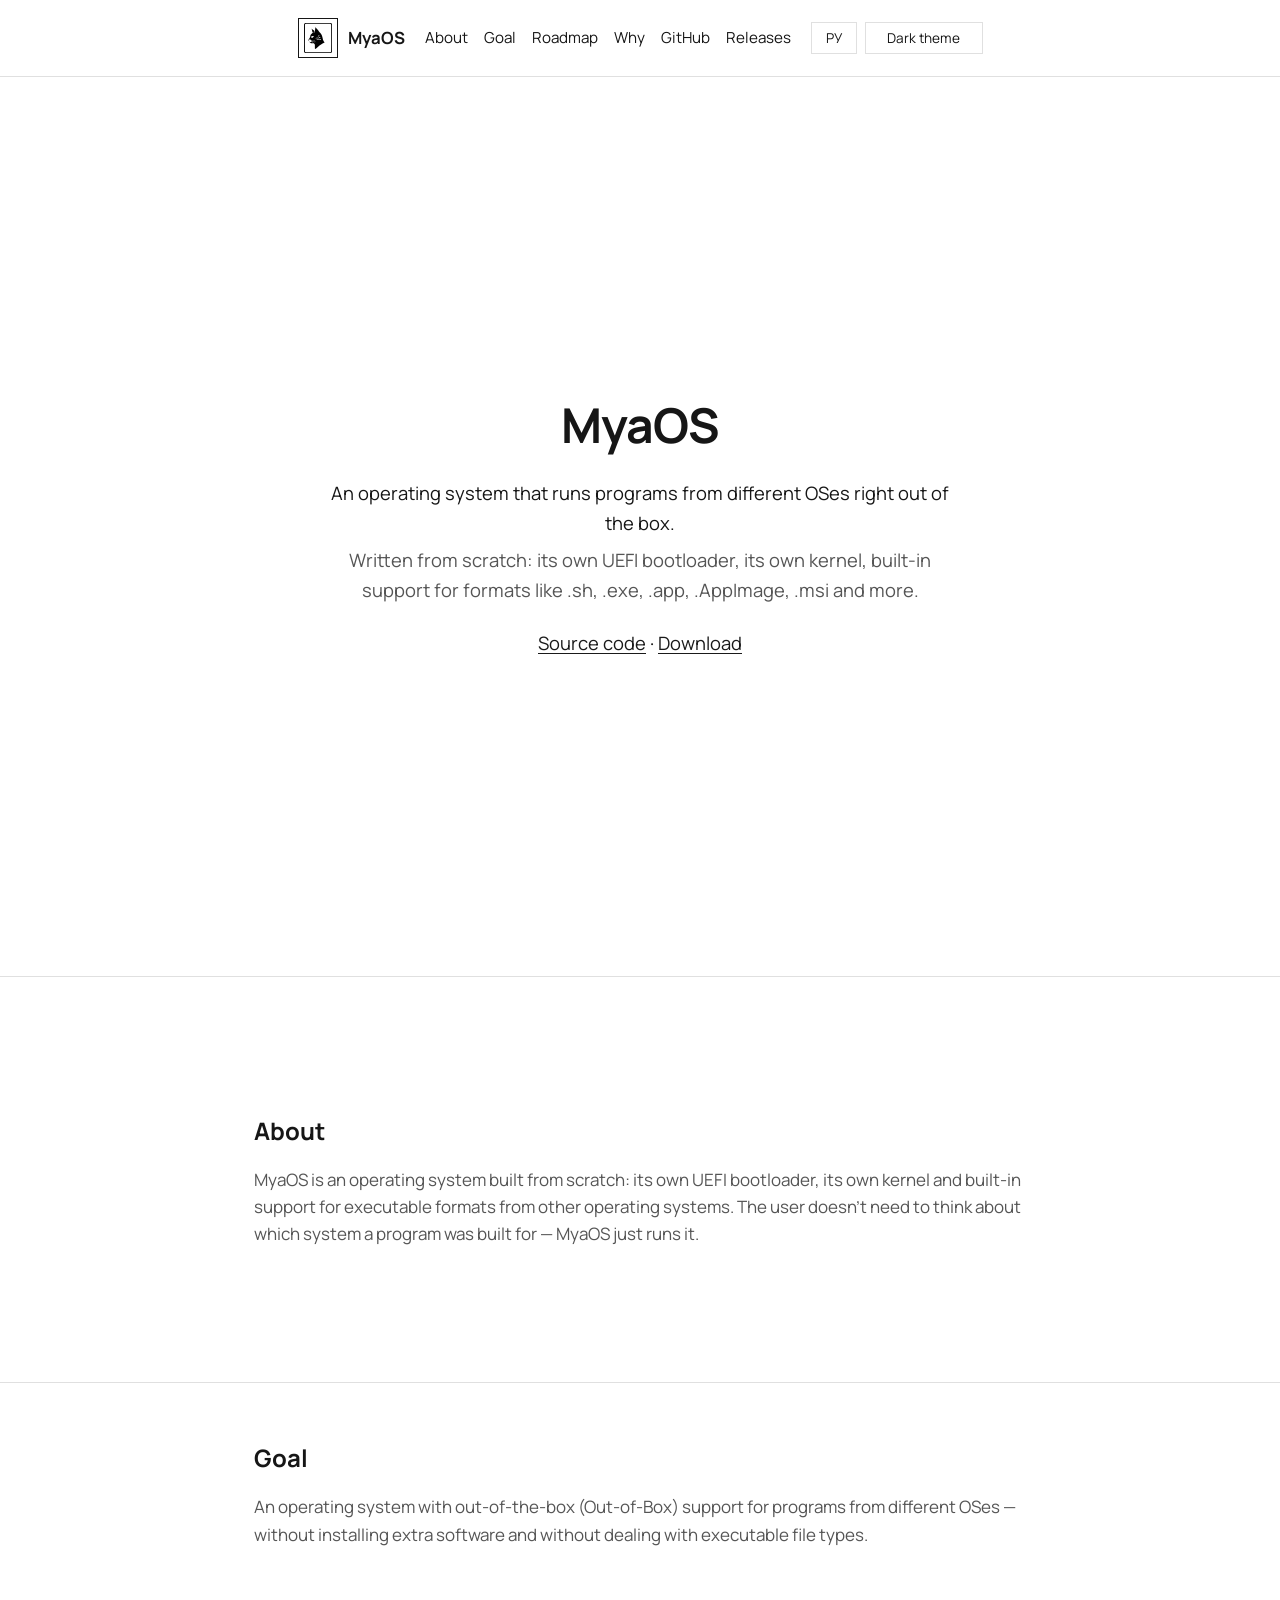
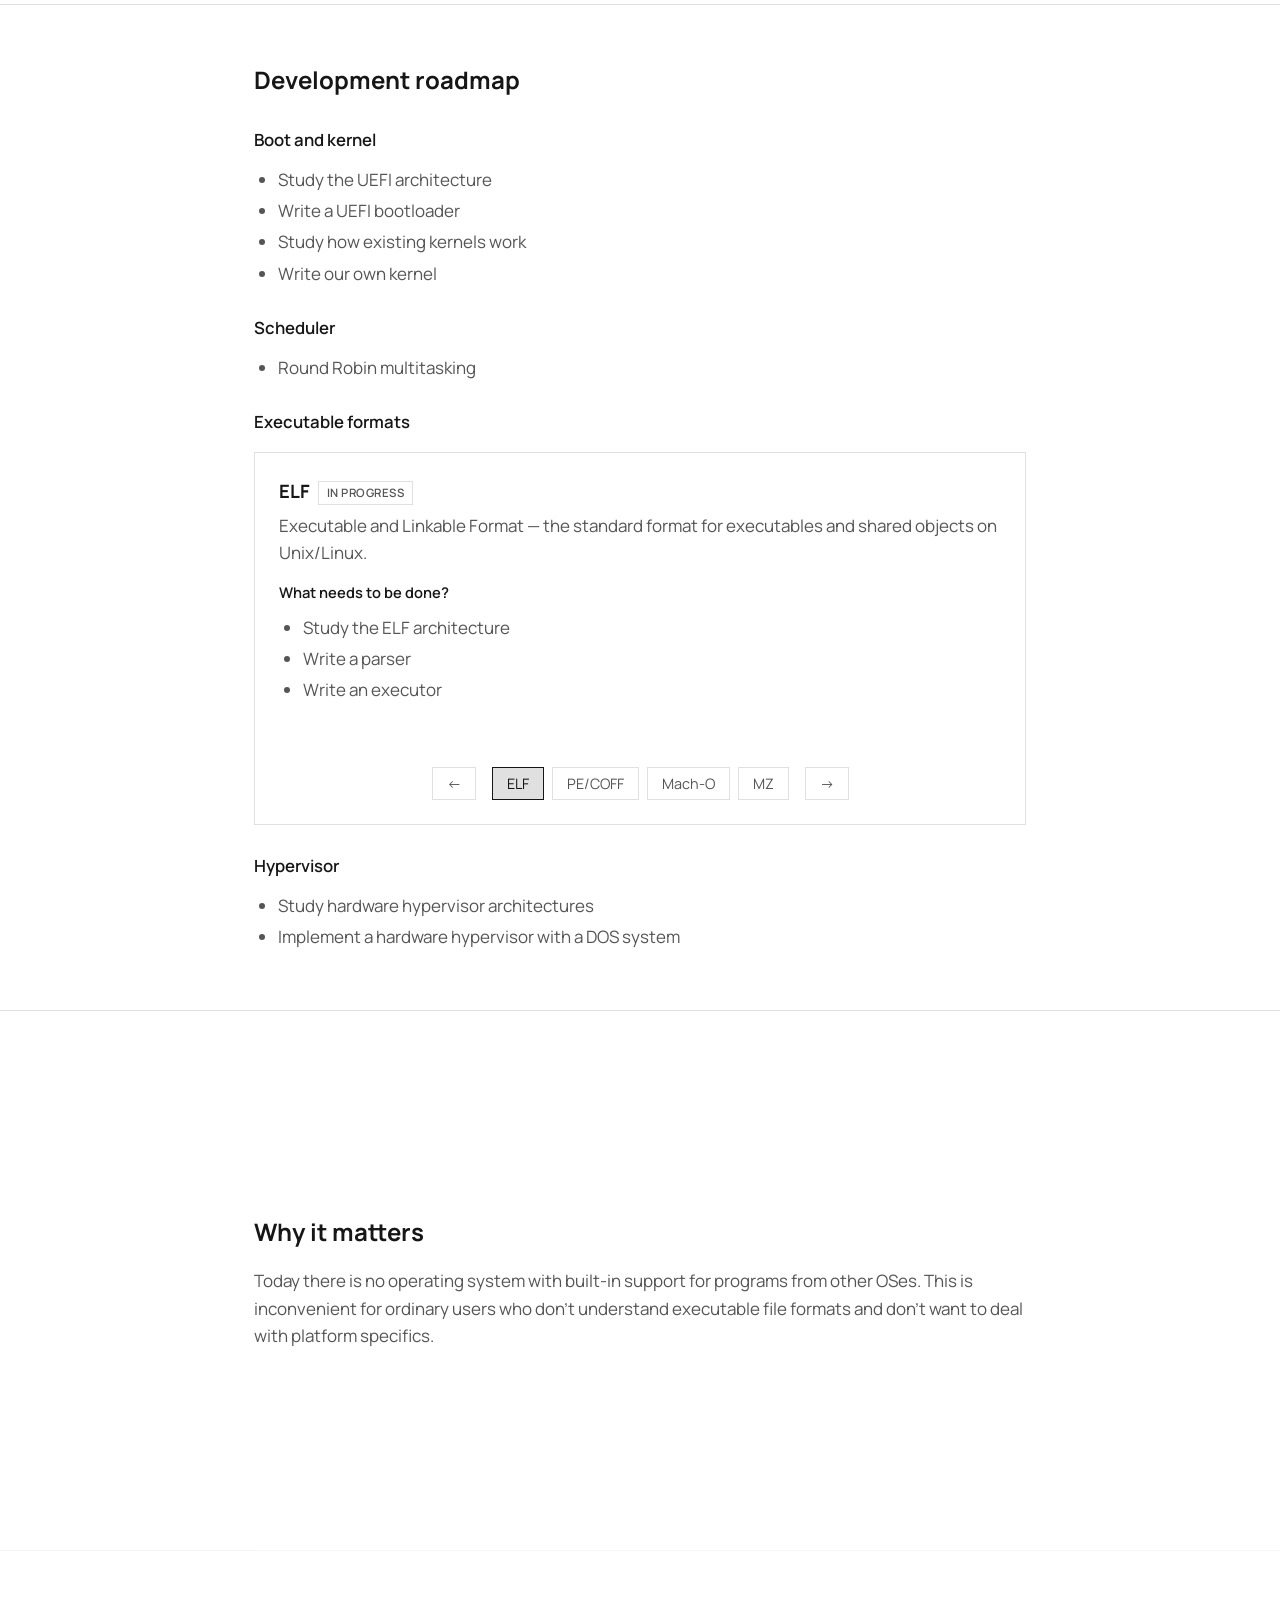
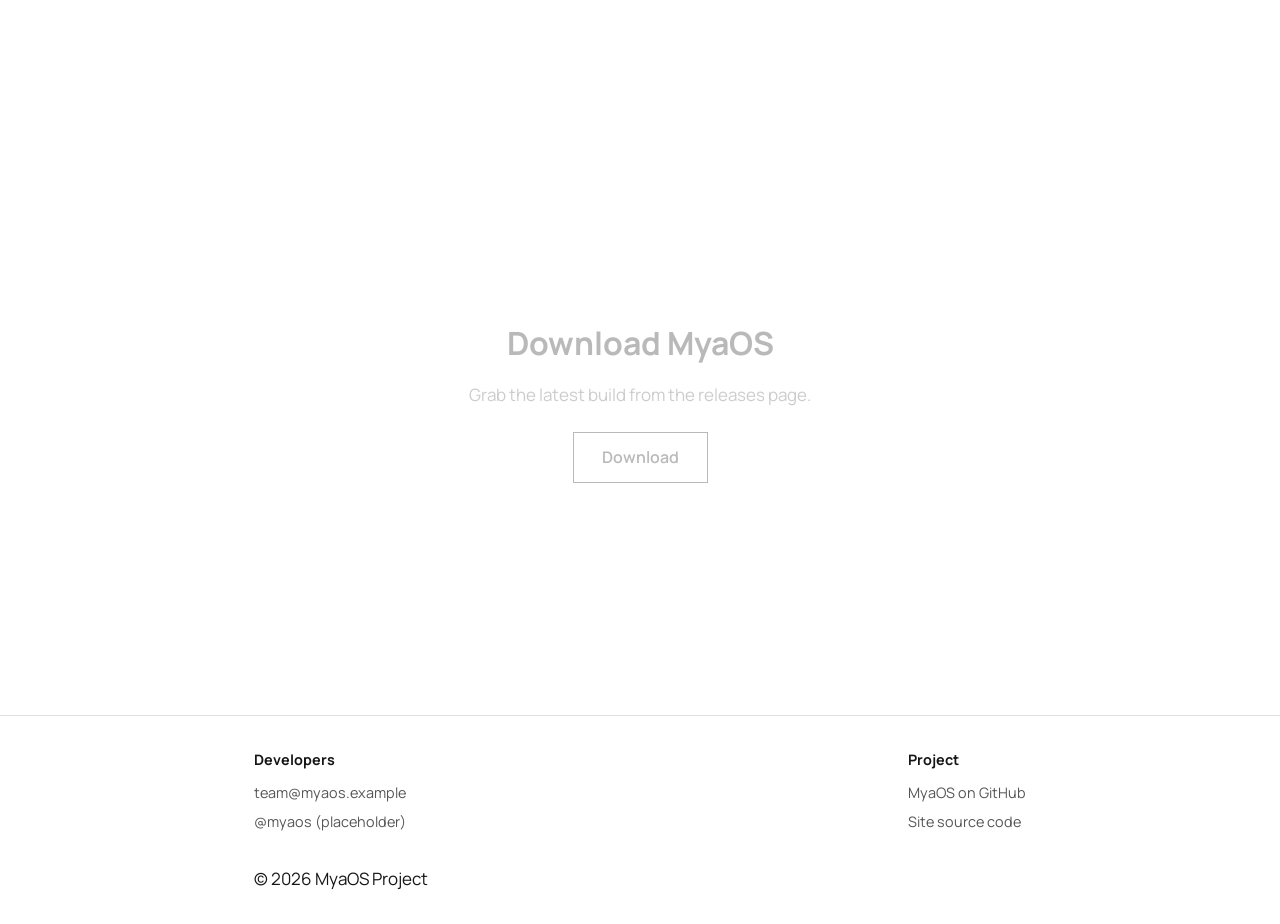
<file: index.html>
<!DOCTYPE html>
<html lang="en">
<head>
  <meta charset="UTF-8">
  <meta name="viewport" content="width=device-width, initial-scale=1.0">
  <title>MyaOS</title>
  <meta name="description" content="MyaOS — an operating system that runs programs from different OSes out of the box.">
  <link rel="preconnect" href="https://fonts.googleapis.com">
  <link rel="preconnect" href="https://fonts.gstatic.com" crossorigin>
  <link href="https://fonts.googleapis.com/css2?family=Manrope:wght@400;500;600;700;800&display=swap" rel="stylesheet">
  <link rel="stylesheet" href="styles.css">
  <script>
    (function () {
      var saved = localStorage.getItem("theme");
      var theme =
        saved || (window.matchMedia("(prefers-color-scheme: dark)").matches ? "dark" : "light");
      document.documentElement.setAttribute("data-theme", theme);
    })();
  </script>
</head>
<body>

  <header class="header">
    <div class="wrapper header-row">
      <a class="logo" href="https://myaos.dev">
        <span class="logo-frame">
          <img class="logo-img" src="logo.svg" alt="MyaOS logo" width="28">
        </span>
        <span class="logo-text">MyaOS</span>
      </a>
      <nav class="header-nav">
        <a href="#about">About</a>
        <a href="#goal">Goal</a>
        <a href="#roadmap">Roadmap</a>
        <a href="#why">Why</a>
        <a href="https://github.com/myaos-dev/myaos">GitHub</a>
        <a href="https://github.com/myaos-dev/myaos/releases">Releases</a>
      </nav>
      <div class="header-actions">
        <button class="lang-toggle" id="langToggle" type="button" data-target="ru.html" aria-label="Переключить на русский">РУ</button>
        <button class="theme-toggle" id="themeToggle" type="button" aria-label="Toggle theme"></button>
      </div>
    </div>
  </header>

  <main>

    <section class="hero">
      <div class="wrapper">
        <h1>MyaOS</h1>
        <p>An operating system that runs programs from different OSes right out of the box.</p>
        <p class="muted">Written from scratch: its own UEFI bootloader, its own kernel, built-in support for formats like .sh, .exe, .app, .AppImage, .msi and more.</p>
        <p class="links">
          <a href="https://github.com/myaos-dev/myaos">Source code</a>
          ·
          <a href="https://github.com/myaos-dev/myaos/releases">Download</a>
        </p>
      </div>
    </section>

    <section class="section" id="about">
      <div class="wrapper">
        <h2>About</h2>
        <p class="muted">
          MyaOS is an operating system built from scratch: its own UEFI bootloader, its own kernel
          and built-in support for executable formats from other operating systems.
          The user doesn't need to think about which system a program was built for — MyaOS just runs it.
        </p>
      </div>
    </section>

    <section class="section" id="goal">
      <div class="wrapper">
        <h2>Goal</h2>
        <p class="muted">
          An operating system with out-of-the-box (Out-of-Box) support for programs from different OSes —
          without installing extra software and without dealing with executable file types.
        </p>
      </div>
    </section>

    <section class="section" id="roadmap">
      <div class="wrapper">
        <h2>Development roadmap</h2>

        <h3>Boot and kernel</h3>
        <ul>
          <li>Study the UEFI architecture</li>
          <li>Write a UEFI bootloader</li>
          <li>Study how existing kernels work</li>
          <li>Write our own kernel</li>
        </ul>

        <h3>Scheduler</h3>
        <ul>
          <li>Round Robin multitasking</li>
        </ul>

        <h3>Executable formats</h3>

        <div class="formats">
          <div class="formats-panel" id="formatsPanel">
            <div class="slide active" data-format="elf">
              <h4>ELF<span class="slide-badge">In progress</span></h4>
              <p class="slide-note">Executable and Linkable Format — the standard format for executables and shared objects on Unix/Linux.</p>
              <h5 class="slide-tasks">What needs to be done?</h5>
              <ul>
                <li>Study the ELF architecture</li>
                <li>Write a parser</li>
                <li>Write an executor</li>
              </ul>
            </div>

            <div class="slide" data-format="pec">
              <h4>PE/COFF<span class="slide-badge">In progress</span></h4>
              <p class="slide-note">Portable Executable / Common Object File Format — the executable format for Windows (.exe, .dll, .sys).</p>
              <h5 class="slide-tasks">What needs to be done?</h5>
              <ul>
                <li>Study the PE/COFF architecture</li>
                <li>Write a parser</li>
                <li>Write an executor</li>
              </ul>
            </div>

            <div class="slide" data-format="mach">
              <h4>Mach-O<span class="slide-badge">In progress</span></h4>
              <p class="slide-note">Mach Object — the executable format for macOS and iOS.</p>
              <h5 class="slide-tasks">What needs to be done?</h5>
              <ul>
                <li>Study the Mach-O architecture</li>
                <li>Write a parser</li>
                <li>Write an executor</li>
              </ul>
            </div>

            <div class="slide" data-format="mz">
              <h4>MZ<span class="slide-badge">In progress</span></h4>
              <p class="slide-note">The legacy DOS executable format. Studied for the hardware hypervisor with a DOS system.</p>
              <h5 class="slide-tasks">What needs to be done?</h5>
              <ul>
                <li>Study the MZ architecture</li>
              </ul>
            </div>
          </div>

          <div class="formats-nav">
            <button class="formats-arrow" id="prevFormat" type="button" aria-label="Previous format">←</button>
            <div class="formats-tabs" id="formatsTabs">
              <button type="button" class="active" data-index="0">ELF</button>
              <button type="button" data-index="1">PE/COFF</button>
              <button type="button" data-index="2">Mach-O</button>
              <button type="button" data-index="3">MZ</button>
            </div>
            <button class="formats-arrow" id="nextFormat" type="button" aria-label="Next format">→</button>
          </div>
        </div>

        <h3>Hypervisor</h3>
        <ul>
          <li>Study hardware hypervisor architectures</li>
          <li>Implement a hardware hypervisor with a DOS system</li>
        </ul>
      </div>
    </section>

    <section class="section" id="why">
      <div class="wrapper">
        <h2>Why it matters</h2>
        <p class="muted">
          Today there is no operating system with built-in support for programs from other OSes.
          This is inconvenient for ordinary users who don't understand executable file formats
          and don't want to deal with platform specifics.
        </p>
      </div>
    </section>

  </main>

  <section class="download" id="download">
    <div class="wrapper">
      <h2>Download MyaOS</h2>
      <p class="muted">Grab the latest build from the releases page.</p>
      <p class="links">
        <a class="btn" href="https://github.com/myaos-dev/myaos/releases">Download</a>
      </p>
    </div>
  </section>

  <footer class="footer">
    <div class="wrapper footer-row">
      <div class="footer-col">
        <span class="footer-title">Developers</span>
        <a href="#">team@myaos.example</a>
        <a href="#">@myaos (placeholder)</a>
      </div>
      <div class="footer-col">
        <span class="footer-title">Project</span>
        <a href="https://github.com/MyaOS-dev/MyaOS">MyaOS on GitHub</a>
        <a href="https://github.com/MyaOS-dev/MyaOS-site">Site source code</a>
      </div>
    </div>
    <div class="wrapper footer-bar">
      <span>© 2026 MyaOS Project</span>
    </div>
  </footer>

  <script src="script.js"></script>
</body>
</html>
</file>
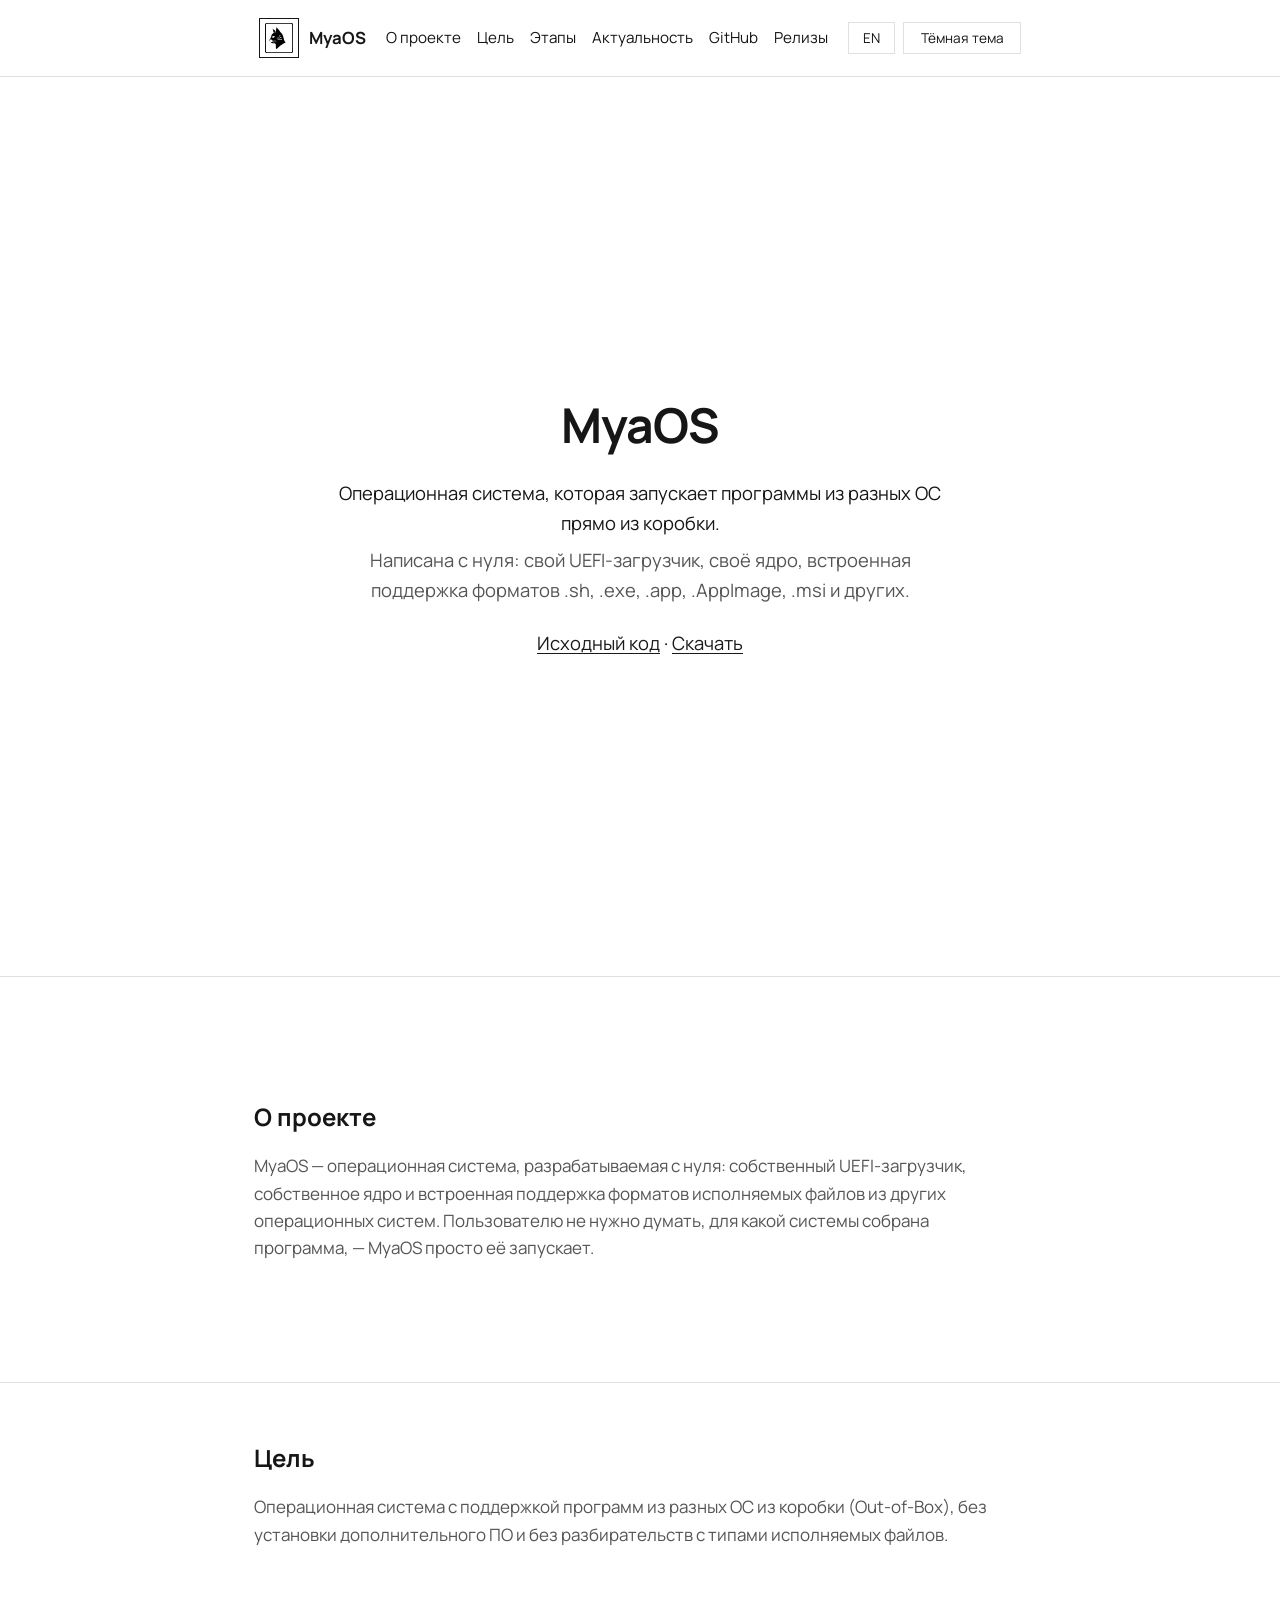
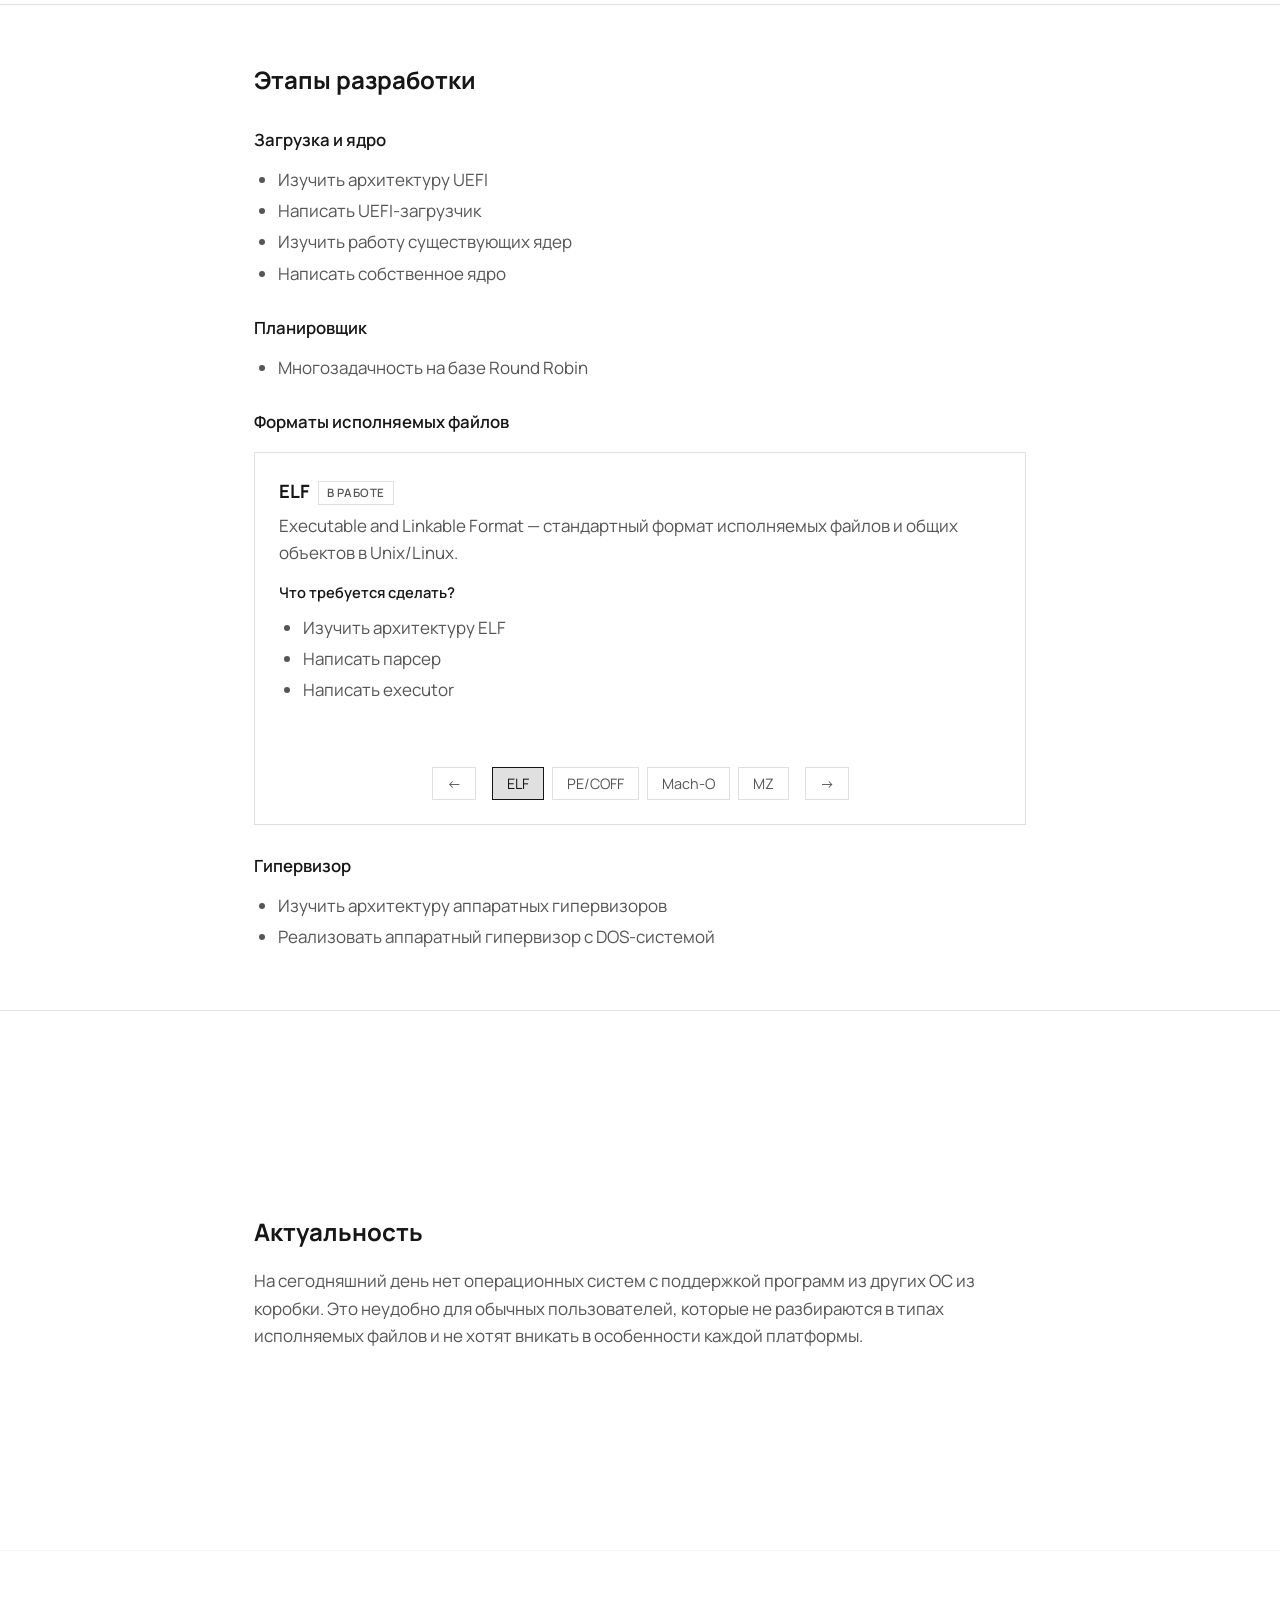
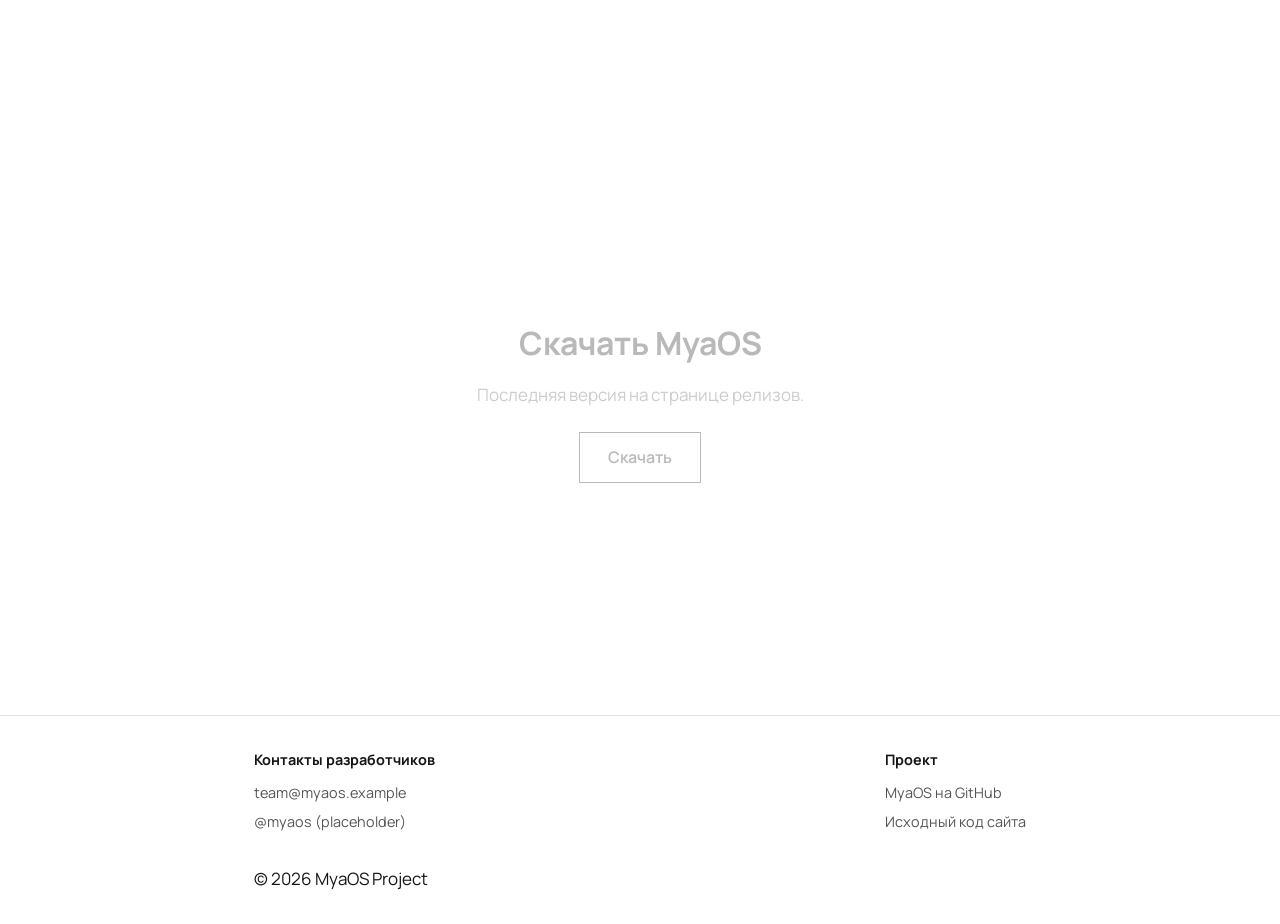
<file: ru.html>
<!DOCTYPE html>
<html lang="ru">
<head>
  <meta charset="UTF-8">
  <meta name="viewport" content="width=device-width, initial-scale=1.0">
  <title>MyaOS</title>
  <meta name="description" content="MyaOS — операционная система с запуском программ из разных ОС из коробки.">
  <link rel="preconnect" href="https://fonts.googleapis.com">
  <link rel="preconnect" href="https://fonts.gstatic.com" crossorigin>
  <link href="https://fonts.googleapis.com/css2?family=Manrope:wght@400;500;600;700;800&display=swap" rel="stylesheet">
  <link rel="stylesheet" href="styles.css">
  <script>
    (function () {
      var saved = localStorage.getItem("theme");
      var theme =
        saved || (window.matchMedia("(prefers-color-scheme: dark)").matches ? "dark" : "light");
      document.documentElement.setAttribute("data-theme", theme);
    })();
  </script>
</head>
<body>

  <header class="header">
    <div class="wrapper header-row">
      <a class="logo" href="https://myaos.dev">
        <span class="logo-frame">
          <img class="logo-img" src="logo.svg" alt="Логотип MyaOS" width="28">
        </span>
        <span class="logo-text">MyaOS</span>
      </a>
      <nav class="header-nav">
        <a href="#about">О проекте</a>
        <a href="#goal">Цель</a>
        <a href="#roadmap">Этапы</a>
        <a href="#why">Актуальность</a>
        <a href="https://github.com/myaos-dev/myaos">GitHub</a>
        <a href="https://github.com/myaos-dev/myaos/releases">Релизы</a>
      </nav>
      <div class="header-actions">
        <button class="lang-toggle" id="langToggle" type="button" data-target="index.html" aria-label="Switch to English">EN</button>
        <button class="theme-toggle" id="themeToggle" type="button" aria-label="Переключить тему"></button>
      </div>
    </div>
  </header>

  <main>

    <section class="hero">
      <div class="wrapper">
        <h1>MyaOS</h1>
        <p>Операционная система, которая запускает программы из разных ОС прямо из коробки.</p>
        <p class="muted">Написана с нуля: свой UEFI-загрузчик, своё ядро, встроенная поддержка форматов .sh, .exe, .app, .AppImage, .msi и других.</p>
        <p class="links">
          <a href="https://github.com/myaos-dev/myaos">Исходный код</a>
          ·
          <a href="https://github.com/myaos-dev/myaos/releases">Скачать</a>
        </p>
      </div>
    </section>

    <section class="section" id="about">
      <div class="wrapper">
        <h2>О проекте</h2>
        <p class="muted">
          MyaOS — операционная система, разрабатываемая с нуля: собственный UEFI-загрузчик,
          собственное ядро и встроенная поддержка форматов исполняемых файлов из других операционных систем.
          Пользователю не нужно думать, для какой системы собрана программа, — MyaOS просто её запускает.
        </p>
      </div>
    </section>

    <section class="section" id="goal">
      <div class="wrapper">
        <h2>Цель</h2>
        <p class="muted">
          Операционная система с поддержкой программ из разных ОС из коробки (Out-of-Box),
          без установки дополнительного ПО и без разбирательств с типами исполняемых файлов.
        </p>
      </div>
    </section>

    <section class="section" id="roadmap">
      <div class="wrapper">
        <h2>Этапы разработки</h2>

        <h3>Загрузка и ядро</h3>
        <ul>
          <li>Изучить архитектуру UEFI</li>
          <li>Написать UEFI-загрузчик</li>
          <li>Изучить работу существующих ядер</li>
          <li>Написать собственное ядро</li>
        </ul>

        <h3>Планировщик</h3>
        <ul>
          <li>Многозадачность на базе Round Robin</li>
        </ul>

        <h3>Форматы исполняемых файлов</h3>

        <div class="formats">
          <div class="formats-panel" id="formatsPanel">
            <div class="slide active" data-format="elf">
              <h4>ELF<span class="slide-badge">В работе</span></h4>
              <p class="slide-note">Executable and Linkable Format — стандартный формат исполняемых файлов и общих объектов в Unix/Linux.</p>
              <h5 class="slide-tasks">Что требуется сделать?</h5>
              <ul>
                <li>Изучить архитектуру ELF</li>
                <li>Написать парсер</li>
                <li>Написать executor</li>
              </ul>
            </div>

            <div class="slide" data-format="pec">
              <h4>PE/COFF<span class="slide-badge">В работе</span></h4>
              <p class="slide-note">Portable Executable / Common Object File Format — формат исполняемых файлов Windows (.exe, .dll, .sys).</p>
              <h5 class="slide-tasks">Что требуется сделать?</h5>
              <ul>
                <li>Изучить архитектуру PE/COFF</li>
                <li>Написать парсер</li>
                <li>Написать executor</li>
              </ul>
            </div>

            <div class="slide" data-format="mach">
              <h4>Mach-O<span class="slide-badge">В работе</span></h4>
              <p class="slide-note">Mach Object — формат исполняемых файлов macOS и iOS.</p>
              <h5 class="slide-tasks">Что требуется сделать?</h5>
              <ul>
                <li>Изучить архитектуру Mach-O</li>
                <li>Написать парсер</li>
                <li>Написать executor</li>
              </ul>
            </div>

            <div class="slide" data-format="mz">
              <h4>MZ<span class="slide-badge">В работе</span></h4>
              <p class="slide-note">Исторический формат DOS-исполняемых файлов. Изучается для работы аппаратного гипервизора с DOS-системой.</p>
              <h5 class="slide-tasks">Что требуется сделать?</h5>
              <ul>
                <li>Изучить архитектуру MZ</li>
              </ul>
            </div>
          </div>

          <div class="formats-nav">
            <button class="formats-arrow" id="prevFormat" type="button" aria-label="Предыдущий формат">←</button>
            <div class="formats-tabs" id="formatsTabs">
              <button type="button" class="active" data-index="0">ELF</button>
              <button type="button" data-index="1">PE/COFF</button>
              <button type="button" data-index="2">Mach-O</button>
              <button type="button" data-index="3">MZ</button>
            </div>
            <button class="formats-arrow" id="nextFormat" type="button" aria-label="Следующий формат">→</button>
          </div>
        </div>

        <h3>Гипервизор</h3>
        <ul>
          <li>Изучить архитектуру аппаратных гипервизоров</li>
          <li>Реализовать аппаратный гипервизор с DOS-системой</li>
        </ul>
      </div>
    </section>

    <section class="section" id="why">
      <div class="wrapper">
        <h2>Актуальность</h2>
        <p class="muted">
          На сегодняшний день нет операционных систем с поддержкой программ из других ОС из коробки.
          Это неудобно для обычных пользователей, которые не разбираются в типах исполняемых файлов
          и не хотят вникать в особенности каждой платформы.
        </p>
      </div>
    </section>

  </main>

  <section class="download" id="download">
    <div class="wrapper">
      <h2>Скачать MyaOS</h2>
      <p class="muted">Последняя версия на странице релизов.</p>
      <p class="links">
        <a class="btn" href="https://github.com/myaos-dev/myaos/releases">Скачать</a>
      </p>
    </div>
  </section>

  <footer class="footer">
    <div class="wrapper footer-row">
      <div class="footer-col">
        <span class="footer-title">Контакты разработчиков</span>
        <a href="#">team@myaos.example</a>
        <a href="#">@myaos (placeholder)</a>
      </div>
      <div class="footer-col">
        <span class="footer-title">Проект</span>
        <a href="https://github.com/MyaOS-dev/MyaOS">MyaOS на GitHub</a>
        <a href="https://github.com/MyaOS-dev/MyaOS-site">Исходный код сайта</a>
      </div>
    </div>
    <div class="wrapper footer-bar">
      <span>© 2026 MyaOS Project</span>
    </div>
  </footer>

  <script src="script.js"></script>
</body>
</html>
</file>
<file: styles.css>
:root {
  --bg: #ffffff;
  --text: #161616;
  --muted: #555555;
  --border: #e0e0e0;
  --accent: #1a1a1a;
  --link-hover: #555555;
  --radius: 0px;
  --font: 'Manrope', system-ui, -apple-system, 'Segoe UI', Roboto, Arial, sans-serif;
  --font-display: 'Manrope', system-ui, -apple-system, 'Segoe UI', Roboto, Arial, sans-serif;
  color-scheme: light;
}

[data-theme="dark"] {
  --bg: #151515;
  --text: #ececec;
  --muted: #9a9a9a;
  --border: #2e2e2e;
  --accent: #d4d4d4;
  --link-hover: #ffffff;
  color-scheme: dark;
}

* {
  margin: 0;
  padding: 0;
  box-sizing: border-box;
  transition: background-color 0.55s cubic-bezier(0.33, 1, 0.68, 1),
              color 0.55s cubic-bezier(0.33, 1, 0.68, 1),
              border-color 0.55s cubic-bezier(0.33, 1, 0.68, 1);
}

html {
  scroll-behavior: smooth;
}

body {
  font-family: var(--font);
  background: var(--bg);
  color: var(--text);
  font-size: 17px;
  line-height: 1.6;
  -webkit-font-smoothing: antialiased;
  animation: pagefade 0.25s ease;
}

@keyframes pagefade {
  from {
    opacity: 0;
  }
  to {
    opacity: 1;
  }
}

.wrapper {
  max-width: 820px;
  margin: 0 auto;
  padding: 0 24px;
}

a {
  color: var(--accent);
  text-decoration: underline;
  text-underline-offset: 3px;
}

a:hover {
  color: var(--link-hover);
}

a:hover,
.formats-tabs button:hover,
.formats-arrow:hover,
.theme-toggle:hover,
.lang-toggle:hover,
.formats-tabs button.active {
  transition-duration: 0.15s;
}

/* ---------- Шапка ---------- */
.header {
  position: sticky;
  top: 0;
  z-index: 2;
  background: var(--bg);
  border-bottom: 1px solid var(--border);
}

.header-row {
  display: flex;
  align-items: center;
  justify-content: center;
  gap: 20px;
  flex-wrap: wrap;
  padding-block: 18px;
}

.logo {
  display: flex;
  align-items: center;
  gap: 10px;
  font-family: var(--font-display);
  font-weight: 700;
  font-size: 1.05rem;
  color: var(--text);
  text-decoration: none;
}

.logo svg {
  display: block;
}

.logo-frame {
  width: 40px;
  height: 40px;
  flex: none;
  border: 1.5px solid var(--text);
  display: flex;
  align-items: center;
  justify-content: center;
}

.logo-img {
  display: block;
  width: 28px;
  height: auto;
}

[data-theme="dark"] .logo-img {
  filter: invert(1);
}

.header-nav {
  display: flex;
  gap: 16px;
  flex-wrap: wrap;
  font-size: 0.95rem;
}

.header-nav a {
  text-decoration: none;
  color: var(--text);
}

.header-nav a:hover {
  text-decoration: underline;
}

.header-actions {
  display: flex;
  align-items: center;
  gap: 8px;
}

.theme-toggle,
.lang-toggle {
  font-family: var(--font);
  font-size: 0.85rem;
  background: none;
  border: 1px solid var(--border);
  color: var(--text);
  padding: 6px 0;
  text-align: center;
  cursor: pointer;
}

.theme-toggle {
  min-width: 118px;
}

.lang-toggle {
  padding: 6px 14px;
  min-width: auto;
}

.theme-toggle:hover,
.lang-toggle:hover {
  border-color: var(--text);
}

/* ---------- Хиро ---------- */
.hero {
  position: relative;
  z-index: 0;
  height: 100vh;
  display: flex;
  align-items: center;
  justify-content: center;
  padding: 0;
  border-bottom: 1px solid var(--border);
  will-change: opacity, transform;
}

.hero .wrapper {
  text-align: center;
}

.hero h1 {
  font-size: 3rem;
  font-weight: 700;
  letter-spacing: -0.02em;
  margin-bottom: 16px;
}

.hero p {
  font-size: 1.15rem;
  margin-bottom: 8px;
  max-width: 640px;
  margin-left: auto;
  margin-right: auto;
}

.links {
  margin-top: 24px;
  font-size: 1rem;
}

.btn {
  display: inline-block;
  padding: 12px 28px;
  border: 1px solid var(--text);
  color: var(--text);
  font-weight: 600;
  font-size: 1rem;
  text-decoration: none;
  transition: background-color 0.2s ease, color 0.2s ease;
}

.btn:hover {
  background: var(--text);
  color: var(--bg);
}

/* ---------- Скачивание ---------- */
.download {
  position: relative;
  z-index: 1;
  height: 100vh;
  display: flex;
  align-items: center;
  justify-content: center;
  padding: 0;
  border-top: 1px solid var(--border);
  will-change: opacity, transform;
}

.download .wrapper {
  text-align: center;
}

.download h2 {
  font-size: 2rem;
  font-weight: 700;
  margin-bottom: 12px;
}

/* ---------- Секции ---------- */
.section {
  position: relative;
  z-index: 1;
  padding: 56px 0;
  border-top: 1px solid var(--border);
  background: var(--bg);
}

#about,
#why {
  min-height: 45vh;
  display: flex;
  flex-direction: column;
  justify-content: center;
  padding-block: 0;
}

#about {
  border-top: none;
}

h1,
h2,
h3,
h4 {
  font-family: var(--font-display);
}

.section h2 {
  font-size: 1.5rem;
  font-weight: 700;
  margin-bottom: 16px;
}

.section h3 {
  font-size: 1.05rem;
  font-weight: 600;
  margin: 28px 0 12px;
}

.section ul {
  padding-left: 24px;
  color: var(--muted);
}

.section ul li {
  margin-bottom: 4px;
}

.muted {
  color: var(--muted);
}

/* ---------- Форматы (карусель) ---------- */
.slide-tasks {
  font-size: 0.92rem;
  font-weight: 600;
  margin-bottom: 10px;
  color: var(--text);
}

.slide-tasks::first-letter {
  color: var(--accent);
}

/* Бейдж статуса карточки: «В работе» → «Сделано».
   Состояние хранится в JS (slideState) и в атрибуте data-done на слайде:
   data-done="true" → бейдж «Сделано». */
.slide-badge {
  display: inline-block;
  font-size: 0.72rem;
  font-weight: 600;
  letter-spacing: 0.04em;
  text-transform: uppercase;
  border: 1px solid var(--border);
  color: var(--muted);
  padding: 2px 8px;
  vertical-align: middle;
  margin-left: 8px;
}

.slide.is-done .slide-badge {
  color: var(--text);
  border-color: var(--text);
  background: var(--border);
}
.formats {
  margin-top: 16px;
  border: 1px solid var(--border);
  padding: 24px;
}

.formats-panel {
  position: relative;
  min-height: 270px;
  overflow: hidden;
}

.slide {
  position: absolute;
  inset: 0;
  opacity: 0;
  transform: translateX(48px);
  transition: opacity 0.6s cubic-bezier(0.33, 1, 0.68, 1), transform 0.6s cubic-bezier(0.33, 1, 0.68, 1);
  pointer-events: none;
}

.slide.left {
  transform: translateX(-48px);
}

.slide.active {
  opacity: 1;
  transform: translateX(0);
  pointer-events: auto;
}

.slide h4 {
  font-size: 1.15rem;
  font-weight: 700;
  margin-bottom: 6px;
}

.slide-note {
  color: var(--muted);
  margin-bottom: 14px;
}

.formats-nav {
  display: flex;
  align-items: center;
  justify-content: center;
  gap: 16px;
  margin-top: 20px;
  flex-wrap: wrap;
}

.formats-tabs {
  display: flex;
  gap: 8px;
  flex-wrap: wrap;
  justify-content: center;
}

.formats-tabs button,
.formats-arrow {
  font-family: var(--font);
  font-size: 0.9rem;
  background: none;
  border: 1px solid var(--border);
  color: var(--muted);
  padding: 6px 14px;
  cursor: pointer;
  transition: color 0.15s ease, border-color 0.15s ease;
}

.formats-tabs button:hover,
.formats-arrow:hover {
  color: var(--text);
  border-color: var(--text);
}

.formats-tabs button.active {
  color: var(--text);
  border-color: var(--text);
  background: var(--border);
}

/* ---------- Подвал ---------- */
.footer {
  border-top: 1px solid var(--border);
  padding-bottom: 32px;
}

.footer-row {
  display: flex;
  justify-content: space-between;
  gap: 24px;
  flex-wrap: wrap;
  padding-block: 32px;
  font-size: 0.9rem;
  color: var(--muted);
}

.footer-col {
  display: flex;
  flex-direction: column;
  gap: 6px;
}

.footer-title {
  font-weight: 700;
  color: var(--text);
  margin-bottom: 4px;
}

.footer a {
  text-decoration: none;
  color: var(--muted);
}

.footer a:hover {
  color: var(--text);
}

/* ---------- Адаптивность ---------- */
@media (max-width: 600px) {
  body {
    font-size: 16px;
  }

  .hero {
    padding: 0;
  }

  .hero h1 {
    font-size: 2.4rem;
  }
}
</file>
